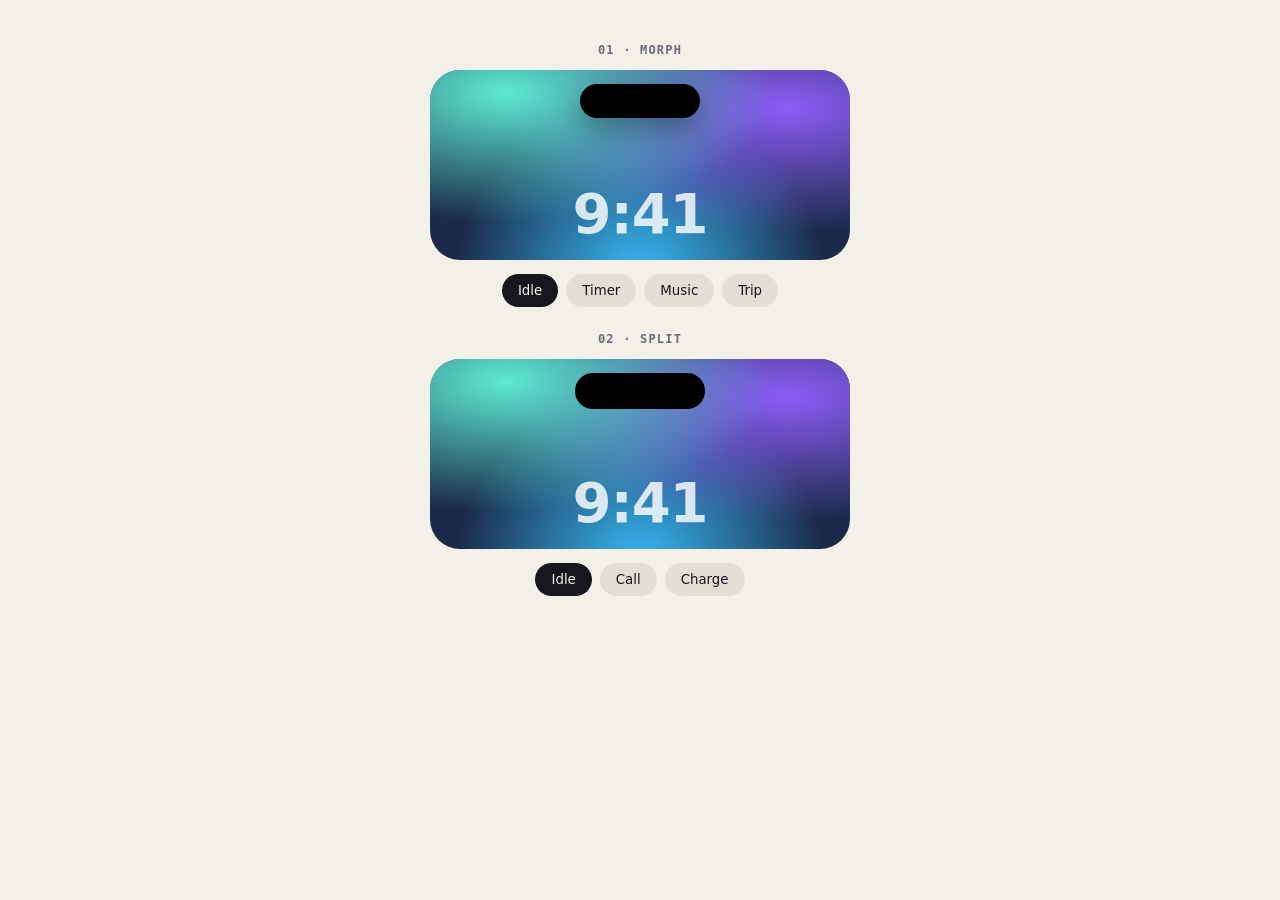
<file: index.html>
<!doctype html>
<html lang="en">
<head>
<meta charset="utf-8">
<meta name="viewport" content="width=device-width, initial-scale=1, viewport-fit=cover">
<title>Dynamic Island</title>
<link rel="stylesheet" href="style.css">
</head>
<body>
<main>
  <p class="h">01 &middot; Morph</p>
  <section class="stage" id="s1" aria-label="Morphing island demo">
    <div class="wall"></div>
    <div class="clock">9:41</div>
    <div class="island" id="isl" data-s="idle">
      <div class="c timer"><svg class="ring" viewBox="0 0 28 28"><circle cx="14" cy="14" r="11" class="tr"/><circle cx="14" cy="14" r="11" class="pg" id="pg"/></svg><span class="lbl">Focus</span><span class="num" id="tm">05:00</span></div>
      <div class="c music"><span class="eq"><i></i><i></i><i></i><i></i></span><span class="txt"><b>Midnight Drive</b><small>Neon Harbor</small></span><span class="pause"><i></i><i></i></span></div>
      <div class="c trip"><div class="row"><span class="txt"><b>Arriving in 6 min</b><small>Sara is 1.2 km away</small></span><span class="badge">6</span></div><div class="track"><div class="fill"></div></div></div>
    </div>
    <span class="sr" id="live1" aria-live="polite"></span>
  </section>
  <nav class="chips" id="c1" aria-label="Morph states"><button data-s="idle" aria-pressed="true">Idle</button><button data-s="timer" aria-pressed="false">Timer</button><button data-s="music" aria-pressed="false">Music</button><button data-s="trip" aria-pressed="false">Trip</button></nav>

  <p class="h">02 &middot; Split</p>
  <section class="stage" id="s2" data-s="idle" aria-label="Splitting island demo">
    <div class="wall"></div>
    <div class="clock">9:41</div>
    <div class="goo" id="goo"><div class="shape" id="pillS"></div><div class="shape" id="bubS"></div></div>
    <div class="pl" id="pl">
      <div class="k call"><span class="wave"><i></i><i></i><i></i><i></i><i></i></span><b>Sara</b><small id="ct">00:12</small></div>
      <div class="k chg"><b>Charging</b><small class="ok">82%</small></div>
    </div>
    <div class="bc" id="bc">
      <div class="k call"><svg viewBox="0 0 24 24"><path d="M22 16.92v3a2 2 0 0 1-2.18 2 19.79 19.79 0 0 1-8.63-3.07 19.5 19.5 0 0 1-6-6 19.79 19.79 0 0 1-3.07-8.67A2 2 0 0 1 4.11 2h3a2 2 0 0 1 2 1.72 12.84 12.84 0 0 0 .7 2.81 2 2 0 0 1-.45 2.11L8.09 9.91a16 16 0 0 0 6 6l1.27-1.27a2 2 0 0 1 2.11-.45 12.84 12.84 0 0 0 2.81.7A2 2 0 0 1 22 16.92z"/></svg></div>
      <div class="k chg"><svg viewBox="0 0 38 38" class="big"><circle cx="19" cy="19" r="15" class="tr"/><circle cx="19" cy="19" r="15" class="pg2"/><polygon points="20.5 10 13 21 18.5 21 17.5 28 25 17 19.5 17 20.5 10" class="bolt"/></svg></div>
    </div>
    <span class="sr" id="live2" aria-live="polite"></span>
  </section>
  <nav class="chips" id="c2" aria-label="Split states"><button data-s="idle" aria-pressed="true">Idle</button><button data-s="call" aria-pressed="false">Call</button><button data-s="chg" aria-pressed="false">Charge</button></nav>
</main>
<svg width="0" height="0" style="position:absolute" aria-hidden="true"><filter id="goo"><feGaussianBlur in="SourceGraphic" stdDeviation="6" result="b"/><feColorMatrix in="b" values="1 0 0 0 0  0 1 0 0 0  0 0 1 0 0  0 0 0 22 -9"/></filter></svg>
<script src="script.js"></script>
</body>
</html>
</file>
<file: style.css>
:root{--u:calc(min(100vw - 32px, 420px) / 420);
--page:#f3f0ea;--ink:#16161d;--mut:#6b6b78;--chip:#e4dfd6;--on:#16161d;--onink:#f3f0ea;
--ac:#5eead4;--w1:#5eead4;--w2:#8b5cf6;--w3:#38bdf8;--wb:#1b2a4a;--ok:#34d399;
box-sizing:border-box;padding-top:env(safe-area-inset-top,0px);padding-bottom:env(safe-area-inset-bottom,0px)}
:root[data-skin="sunset"]{--ac:#fdba74;--w1:#fb923c;--w2:#f43f5e;--w3:#fde68a;--wb:#3b1230}
@media (prefers-color-scheme:dark){:root:not([data-theme="light"]){--page:#0d0d13;--ink:#f1f1f6;--mut:#9a9aab;--chip:#1b1b26;--on:#f1f1f6;--onink:#0d0d13}}
:root[data-theme="dark"]{--page:#0d0d13;--ink:#f1f1f6;--mut:#9a9aab;--chip:#1b1b26;--on:#f1f1f6;--onink:#0d0d13}
html{min-height:100%;scroll-padding-top:env(safe-area-inset-top,0px)}
body{margin:0;min-height:100%;background:var(--page);color:var(--ink);font-family:system-ui,-apple-system,"Segoe UI",Roboto,sans-serif;-webkit-tap-highlight-color:transparent;transition:background .3s}
main{display:grid;justify-items:center;gap:14px;padding:32px 16px 40px}
.h{margin:12px 0 0;font:600 12px/1 ui-monospace,Menlo,monospace;letter-spacing:.1em;text-transform:uppercase;color:var(--mut)}
.stage{position:relative;width:calc(420 * var(--u));height:calc(190 * var(--u));border-radius:calc(30 * var(--u));overflow:hidden;background:var(--wb);isolation:isolate}
.wall{position:absolute;inset:0;background:radial-gradient(at 18% 12%,var(--w1) 0,transparent 55%),radial-gradient(at 85% 20%,var(--w2) 0,transparent 58%),radial-gradient(at 50% 110%,var(--w3) 0,transparent 62%)}
.clock{position:absolute;left:0;right:0;bottom:calc(18 * var(--u));text-align:center;font-weight:600;font-size:calc(56 * var(--u));line-height:1;color:rgba(255,255,255,.82);letter-spacing:-.02em}
.sr{position:absolute;width:1px;height:1px;overflow:hidden;clip-path:inset(50%)}
.chips{display:flex;gap:8px;flex-wrap:wrap;justify-content:center}
.chips button{border:0;border-radius:999px;padding:9px 16px;font:600 13px/1 inherit;font-family:inherit;color:var(--ink);background:var(--chip);cursor:pointer;transition:background .2s,color .2s,transform .15s}
.chips button:active{transform:scale(.94)}
.chips button[aria-pressed="true"]{background:var(--on);color:var(--onink)}
:focus-visible{outline:2px solid var(--ac);outline-offset:2px}
/* 01 morph */
.island{position:absolute;top:calc(14 * var(--u));left:50%;width:calc(120 * var(--u));height:calc(34 * var(--u));border-radius:calc(17 * var(--u));background:#000;transform:translateX(-50%);color:#fff;overflow:hidden;box-shadow:0 calc(10 * var(--u)) calc(30 * var(--u)) rgba(0,0,0,.35)}
.c{position:absolute;inset:0;display:flex;align-items:center;padding:0 calc(14 * var(--u));gap:calc(10 * var(--u));opacity:0;filter:blur(8px);transform:scale(.9);transition:opacity .18s,filter .18s,transform .25s;pointer-events:none;font-size:calc(13 * var(--u))}
.island[data-s="timer"] .timer,.island[data-s="music"] .music,.island[data-s="trip"] .trip{opacity:1;filter:none;transform:none;transition-delay:.14s}
.txt{display:grid;gap:2px;flex:1;min-width:0}.txt b{font-size:1em;font-weight:600;white-space:nowrap}.txt small{font-size:.85em;color:rgba(255,255,255,.6);white-space:nowrap}
.ring{width:calc(28 * var(--u));height:calc(28 * var(--u));transform:rotate(-90deg);flex:none}
.ring circle,.big circle{fill:none;stroke-width:3}.ring .tr,.big .tr{stroke:rgba(255,255,255,.18)}
.ring .pg{stroke:var(--ac);stroke-linecap:round;stroke-dasharray:69.1;stroke-dashoffset:69.1;transition:stroke-dashoffset 1s linear}
.timer .lbl{flex:1;font-weight:600}.num{font-variant-numeric:tabular-nums;font-weight:600;color:var(--ac)}
.eq{display:flex;align-items:center;gap:calc(3 * var(--u));height:calc(26 * var(--u))}
.eq i,.wave i{width:calc(3 * var(--u));height:100%;border-radius:2px;background:var(--ac);transform-origin:center;animation:eq .9s ease-in-out infinite alternate}
.eq i:nth-child(2),.wave i:nth-child(2){animation-delay:-.3s}.eq i:nth-child(3),.wave i:nth-child(3){animation-delay:-.6s}.eq i:nth-child(4),.wave i:nth-child(4){animation-delay:-.15s}.wave i:nth-child(5){animation-delay:-.45s}
@keyframes eq{from{transform:scaleY(.25)}to{transform:scaleY(1)}}
.pause{display:flex;gap:calc(3 * var(--u))}.pause i{width:calc(4 * var(--u));height:calc(14 * var(--u));border-radius:2px;background:#fff}
.trip{flex-direction:column;align-items:stretch;justify-content:center;gap:calc(14 * var(--u));padding:0 calc(22 * var(--u))}
.trip .row{display:flex;align-items:center;gap:calc(12 * var(--u))}.trip .txt b{font-size:calc(17 * var(--u))}
.badge{display:grid;place-items:center;width:calc(36 * var(--u));height:calc(36 * var(--u));border-radius:50%;background:var(--ac);color:#000;font-weight:700;font-size:calc(16 * var(--u))}
.track{height:calc(6 * var(--u));border-radius:9px;background:rgba(255,255,255,.16)}
.fill{position:relative;height:100%;width:6%;border-radius:9px;background:var(--ac);transition:width 1s cubic-bezier(.2,.8,.2,1)}
.fill::after{content:"";position:absolute;right:calc(-5 * var(--u));top:50%;width:calc(14 * var(--u));height:calc(14 * var(--u));margin-top:calc(-7 * var(--u));border-radius:50%;background:#fff;box-shadow:0 0 0 calc(4 * var(--u)) rgba(255,255,255,.2)}
.island[data-s="trip"] .fill{width:68%;transition-delay:.3s}
/* 02 split */
.goo{position:absolute;inset:0;filter:url(#goo)}
.shape{position:absolute;top:calc(14 * var(--u));height:calc(36 * var(--u));border-radius:999px;background:#000}
.pl,.bc{position:absolute;top:calc(14 * var(--u));height:calc(36 * var(--u));color:#fff;font-size:calc(13 * var(--u))}
.pl .k,.bc .k{position:absolute;inset:0;display:flex;align-items:center;justify-content:center;gap:calc(8 * var(--u));opacity:0;filter:blur(6px);transition:opacity .18s,filter .18s;white-space:nowrap}
#s2[data-s="call"] .k.call,#s2[data-s="chg"] .k.chg{opacity:1;filter:none;transition-delay:.16s}
.pl b{font-weight:600}.pl small{color:rgba(255,255,255,.65);font-variant-numeric:tabular-nums}.pl small.ok{color:var(--ok);font-weight:600}
.wave{display:flex;align-items:center;gap:calc(2.5 * var(--u));height:calc(16 * var(--u))}.wave i{width:calc(2.5 * var(--u));background:var(--ok)}
.bc svg{width:calc(18 * var(--u));height:calc(18 * var(--u));fill:none;stroke:var(--ok);stroke-width:2;stroke-linecap:round;stroke-linejoin:round}
.bc .call{box-shadow:0 0 0 0 rgba(52,211,153,.5);border-radius:50%;animation:pulse 1.6s ease-out infinite}
@keyframes pulse{to{box-shadow:0 0 0 calc(12 * var(--u)) rgba(52,211,153,0)}}
.bc svg.big{width:calc(36 * var(--u));height:calc(36 * var(--u));transform:rotate(-90deg);stroke-width:0}
.big circle{stroke-width:3}.big .pg2{stroke:var(--ok);stroke-linecap:round;stroke-dasharray:94.2;stroke-dashoffset:94.2;transition:stroke-dashoffset 1s cubic-bezier(.2,.8,.2,1) .2s}
#s2[data-s="chg"] .pg2{stroke-dashoffset:17}
.bolt{fill:var(--ok);stroke:none;transform:rotate(90deg);transform-origin:19px 19px}
@media (prefers-reduced-motion:reduce){.eq i,.wave i,.bc .call{animation:none}.c,.k{transition:none!important}}
</file>
